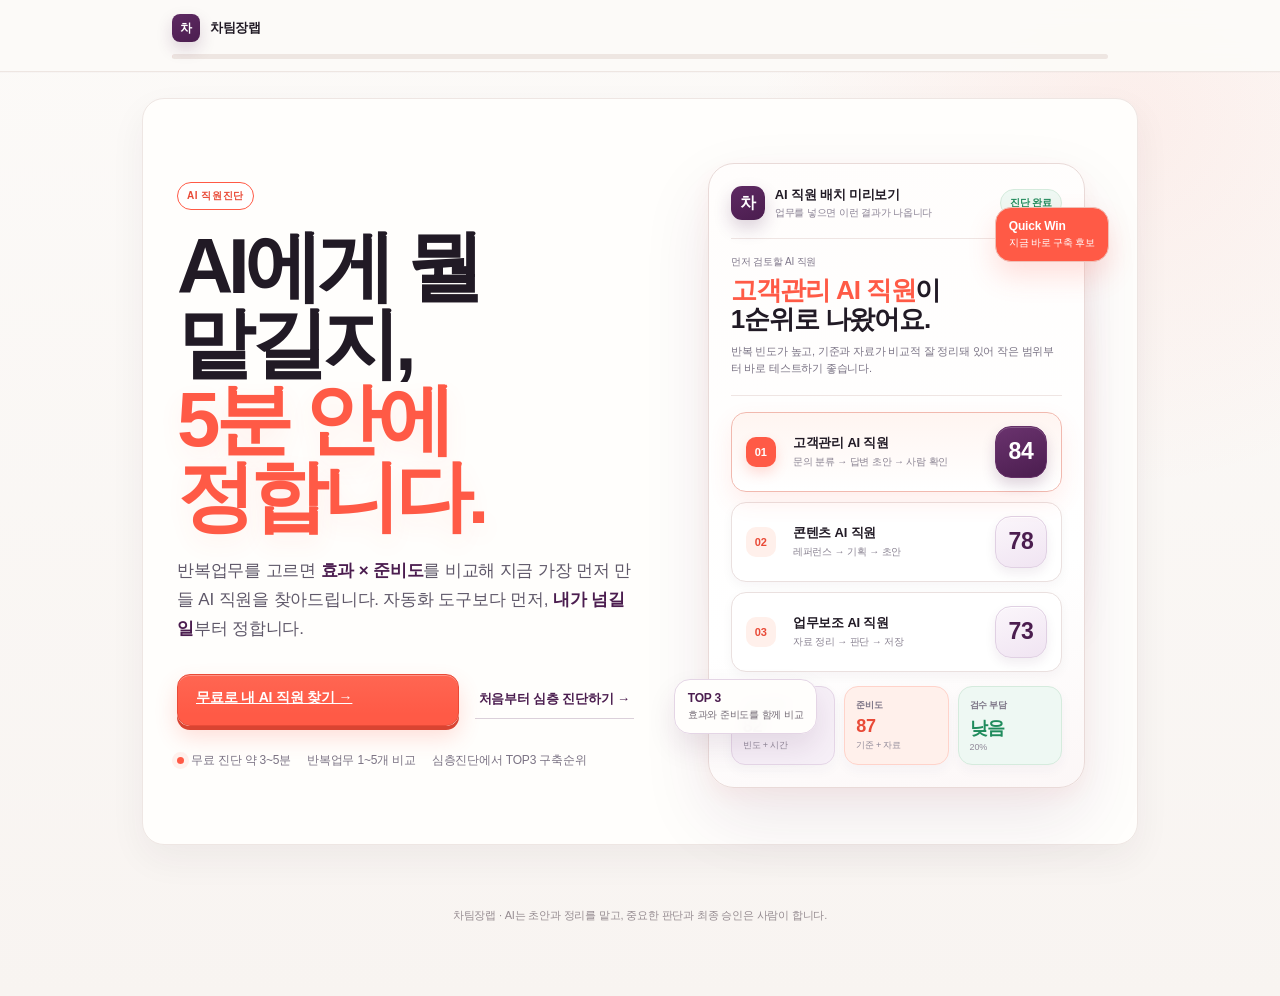
<file: index.html>
<!doctype html>
<html lang="ko">
<head>
<meta charset="utf-8">
<meta name="viewport" content="width=device-width,initial-scale=1,viewport-fit=cover">
<meta name="description" content="내 반복업무를 비교해 가장 먼저 만들 AI 직원과 구축 순서를 찾는 차팀장 AI 직원진단">
<title>차팀장 AI 직원진단</title>
<style>
html,body{margin:0;min-height:100%;background:#FBF8F5;font-family:-apple-system,BlinkMacSystemFont,"Pretendard","Apple SD Gothic Neo",sans-serif;color:#211A25}#boot{min-height:100vh;display:grid;place-items:center;text-align:center;padding:24px;box-sizing:border-box}#boot b{display:block;font-size:18px;margin-bottom:8px}#boot span{font-size:13px;color:#766D77}
</style>
</head>
<body>
<div id="boot"><div><b>차팀장 AI 직원진단</b><span>진단을 불러오고 있어요…</span></div></div>
<script>
(async()=>{
try{
const parts=['01','02','03','04','05'];
const texts=await Promise.all(parts.map(n=>fetch(`./payload/part-${n}.txt`,{cache:'no-store'}).then(r=>{if(!r.ok)throw new Error('payload '+n);return r.text()})));
const b64=texts.join('').replace(/\s/g,'');
const raw=Uint8Array.from(atob(b64),c=>c.charCodeAt(0));
let html=await new Response(new Blob([raw]).stream().pipeThrough(new DecompressionStream('gzip'))).text();
html=html.replace("const KAKAO_CHANNEL_URL='https://open.kakao.com/o/gBzUYqri';","const KAKAO_CHANNEL_URL='https://pf.kakao.com/_xgudwX/chat';");
html=html.replace("const APP_VERSION='20.0.0';","const APP_VERSION='31.0.0';");
html=html.replace('<title>차팀장 AI 직원 진단 · v20</title>','<title>차팀장 AI 직원 진단 · v31</title>');
html=html.replaceAll('<div class="keyhint">선택 후 <kbd>Enter</kbd>를 누르거나 <kbd>다음</kbd> 버튼을 눌러 넘어갑니다.</div>','');
html=html.replace("<span class=\"tomorrowCheckV21\">□ 첫 자료 모으기</span>","<button type=\"button\" class=\"tomorrowCheckV21\" data-copy-action>내일 할 일 복사하기</button>");
html=html.replace("async function copyClassSummary(){\n  try{await navigator.clipboard.writeText(classSummary());alert('진단 결과를 복사했습니다.');}\n  catch(e){alert('브라우저에서 복사가 제한됐습니다. 아래 요약을 길게 눌러 복사해주세요.');}\n}","function showCopyToast(message,isError=false){\n  let el=document.getElementById('copyToast');\n  if(!el){el=document.createElement('div');el.id='copyToast';document.body.appendChild(el);}\n  el.textContent=message;\n  el.className=isError?'show error':'show';\n  clearTimeout(showCopyToast._timer);\n  showCopyToast._timer=setTimeout(()=>{el.className='';},2200);\n}\nasync function copyTextSafe(text,successMessage='복사했습니다.'){\n  let ok=false;\n  try{\n    if(navigator.clipboard&&window.isSecureContext){await navigator.clipboard.writeText(text);ok=true;}\n  }catch(e){}\n  if(!ok){\n    const ta=document.createElement('textarea');\n    ta.value=text;\n    ta.setAttribute('readonly','');\n    ta.setAttribute('aria-hidden','true');\n    ta.style.position='fixed';ta.style.left='-9999px';ta.style.top='0';ta.style.opacity='0';\n    document.body.appendChild(ta);\n    ta.focus();ta.select();ta.setSelectionRange(0,ta.value.length);\n    try{ok=document.execCommand('copy');}catch(e){ok=false;}\n    ta.remove();\n  }\n  if(ok){showCopyToast(successMessage);return true;}\n  showCopyToast('복사가 막혔어요. 채널에서 바로 문의해 주세요.',true);\n  return false;\n}\nasync function copyClassSummary(){\n  return copyTextSafe(classSummary(),'진단 결과를 복사했어요.');\n}");
html=html.replace("document.querySelectorAll('[data-copy]').forEach(copy=>copy.onclick=copyClassSummary);\n  const copyTop=$('[data-copy-top]'); if(copyTop)copyTop.onclick=async()=>{try{await navigator.clipboard.writeText(topDesignSummary());alert('1순위 업무 설계안을 복사했습니다.');}catch(e){alert('복사가 제한됐습니다. 전체 진단 결과 복사를 이용해주세요.');}};\n  const kakaoShare=$('[data-kakao-share]'); if(kakaoShare)kakaoShare.onclick=()=>{try{navigator.clipboard.writeText(consultationSummary()).catch(()=>{});}catch(e){} window.open(KAKAO_CHANNEL_URL,'_blank','noopener');};","document.querySelectorAll('[data-copy]').forEach(copy=>copy.onclick=copyClassSummary);\n  const copyTop=$('[data-copy-top]'); if(copyTop)copyTop.onclick=()=>copyTextSafe(topDesignSummary(),'1순위 업무 설계안을 복사했어요.');\n  const copyAction=$('[data-copy-action]'); if(copyAction)copyAction.onclick=()=>{const first=calcClass()[0];return copyTextSafe(first?firstActionFor(first.name):'최근 실제 업무 사례부터 모아보세요.','내일 할 일을 복사했어요.');};\n  const kakaoShare=$('[data-kakao-share]'); if(kakaoShare)kakaoShare.onclick=()=>{copyTextSafe(consultationSummary(),'진단 결과를 복사했어요. 채널에 붙여넣어 주세요.').finally(()=>setTimeout(()=>{location.href=KAKAO_CHANNEL_URL;},180));};");
html=html.replace("<div class=\"ctaMicro\">상담 버튼을 누르면 진단 결과를 복사하고 차팀장 카카오톡 채널을 엽니다.</div>","<div class=\"ctaMicro\">상담 버튼을 누르면 진단 결과를 복사하고 차팀장 카카오톡 채널을 엽니다.<br><b>결과가 애매하거나 실제 적용에서 막히면, 진단 결과를 들고 차팀장 채널에 문의해주세요.</b></div>");
const v22css=String.raw`/* v28 — mobile fixes */
.keyhint{display:none!important}
.resultCard > .rank > .rankmain{min-width:0!important;white-space:normal!important;text-align:left!important}
.resultCard > .rank > .rankmain h3,.resultCard > .rank > .rankmain p{max-width:100%!important;white-space:normal!important;word-break:keep-all!important;overflow-wrap:normal!important}
.resultCard > .rank > .candidateScore{white-space:nowrap;text-align:center}
.resultV21{width:100%;max-width:100%;min-width:0}
.resultV21 > *{min-width:0}
.tomorrowV21 h3{color:#fff!important;text-shadow:0 1px 0 rgba(0,0,0,.06)}
.tomorrowV21 p{color:rgba(255,255,255,.9)!important}
.tomorrowV21 .eyebrow{color:#fff!important}
.priorityRowV21{box-shadow:0 5px 14px rgba(61,39,50,.045)}
.reasonItemV21{min-width:0}
.reasonItemV21 b,.reasonItemV21 span{min-width:0;word-break:keep-all;overflow-wrap:normal}
.tomorrowCheckV21{border:0;cursor:pointer;font-family:inherit;box-shadow:0 4px 0 rgba(255,255,255,.25);transition:transform .12s ease,box-shadow .12s ease}
.tomorrowCheckV21:active{transform:translateY(2px);box-shadow:0 2px 0 rgba(255,255,255,.18)}
#copyToast{position:fixed;left:50%;bottom:max(28px,calc(18px + env(safe-area-inset-bottom)));z-index:9999;max-width:calc(100vw - 32px);transform:translate(-50%,16px);opacity:0;pointer-events:none;padding:12px 16px;border-radius:13px;background:#2E1632;color:#fff;font-size:13px;font-weight:800;line-height:1.45;box-shadow:0 12px 30px rgba(46,22,50,.24);transition:.2s ease;text-align:center}
#copyToast.show{opacity:1;transform:translate(-50%,0)}
#copyToast.error{background:#9F3428}
.finalCtaV21 .ctaMicro b{display:inline-block;margin-top:7px;color:var(--cha-plum);font-weight:850}
@media(max-width:760px){
  html{scroll-padding-bottom:220px}body{padding-bottom:env(safe-area-inset-bottom)}.wrap{width:100%;max-width:100%!important;padding-bottom:max(220px,calc(180px + env(safe-area-inset-bottom)))!important}.card,#screen{min-height:0!important;overflow:visible!important}#screen>.actions:last-child{margin-bottom:30px}.footer{margin-top:34px;padding-bottom:max(64px,calc(36px + env(safe-area-inset-bottom)));text-align:center}
  .resultCard:not(.candidateCard) > .rank{grid-template-columns:30px minmax(0,1fr)!important;align-items:start!important}.candidateCard > .rank{grid-template-columns:30px minmax(0,1fr) 54px!important;align-items:center!important}.resultCard:not(.candidateCard) > .rank .rankmain p{font-size:12px!important;line-height:1.65!important}
  .resultV21{gap:20px;overflow:visible}.resultV21Hero{width:100%;grid-template-columns:1fr;padding:22px 20px;gap:16px;border-radius:22px}.resultV21Actions{display:grid;grid-template-columns:1fr;gap:9px}.resultV21Actions .btn{width:100%;max-width:none}.resultKpiV21{grid-template-columns:repeat(3,minmax(0,1fr));width:100%}.valueSection{padding:24px 0}.sectionHeadV21{grid-template-columns:1fr;gap:7px;margin-bottom:16px}.sectionHeadV21 h3{font-size:clamp(24px,7vw,31px)}.sectionHeadV21 p{font-size:12px}
  .reasonListV21{gap:10px;border-top:0}.reasonItemV21{grid-template-columns:34px minmax(0,1fr);gap:8px 11px;padding:15px 14px;border:1px solid #E9DFDE;border-radius:16px;background:#FFFDFB;box-shadow:0 5px 14px rgba(64,40,52,.045)}.reasonItemV21 .reasonNo{grid-column:1;grid-row:1/3;width:30px;height:30px}.reasonItemV21 b{grid-column:2;grid-row:1;font-size:14px;line-height:1.45}.reasonItemV21 > span:not(.reasonNo){grid-column:2;grid-row:2;font-size:13px;line-height:1.62}
  .buildFlowV21{display:grid;grid-template-columns:1fr;gap:6px;overflow:visible;padding:0;margin:0;width:100%}.flowStepV21{width:100%;min-width:0;min-height:52px;display:flex;align-items:center;justify-content:center;padding:13px 14px}.flowArrowV21{height:18px;justify-content:center;transform:rotate(90deg);font-size:18px}.buildGridV21{grid-template-columns:1fr;gap:10px;margin-top:14px}.requireBoxV21,.bottleneckBoxV21{padding:17px 16px;border-radius:16px}
  .priorityListV21{gap:9px}.priorityRowV21{grid-template-columns:30px minmax(0,1fr) 58px;gap:9px;padding:13px 12px;border-radius:15px}.priorityTypeV21{display:none}.priorityNameV21 span{white-space:normal;overflow:visible;text-overflow:clip;line-height:1.45}.priorityScoreV21{width:58px;height:46px}.tomorrowV21{padding:22px 19px;border-radius:20px}.tomorrowV21 h3{font-size:clamp(25px,7.4vw,32px);line-height:1.28;letter-spacing:-.035em}.tomorrowV21 p{font-size:13px;line-height:1.62}.methodDetailsV21{border-radius:16px}.methodDetailsV21>summary{padding:15px 16px;line-height:1.45}.methodBodyV21{padding:0 12px 16px}.finalCtaV21{padding:22px 18px;border-radius:20px}.finalCtaV21 .actions{display:grid;grid-template-columns:1fr;gap:9px}.finalCtaV21 .btn{width:100%;max-width:none}
  .taskjourney{display:grid!important;grid-template-columns:repeat(2,minmax(0,1fr))!important;gap:8px!important;overflow:visible!important;width:100%!important;max-width:100%!important;margin:0 0 18px!important;padding:0!important;border-bottom:0!important}
  .taskstep{width:100%!important;max-width:none!important;min-width:0!important;margin:0!important;padding:10px 11px!important;border:1px solid #E6DEDF!important;border-radius:12px!important;background:#FFFDFC!important;align-items:center!important;box-sizing:border-box!important}
  .taskstep.done{background:#F2FAF6!important;border-color:#CFE9DA!important}.taskstep.current{background:#FFF0EC!important;border:2px solid var(--cha-coral)!important;padding:9px 10px!important}.taskstep .stepnum{width:22px!important;height:22px!important;font-size:10px!important}.taskstep .stepname{min-width:0!important;white-space:normal!important;overflow:visible!important;text-overflow:clip!important;word-break:keep-all!important;overflow-wrap:normal!important;line-height:1.35!important;font-size:11px!important}.taskstep:last-child:nth-child(odd){grid-column:1/-1}
}
@media(max-width:460px){html,body{max-width:100%;overflow-x:hidden!important}.wrap,.card,#screen{max-width:100%!important;min-width:0!important}.resultCard,.resultCard > .rank,.rankmain{max-width:100%!important;min-width:0!important}.resultCard:not(.candidateCard) > .rank{grid-template-columns:26px minmax(0,1fr)!important;gap:9px!important}.candidateCard > .rank{grid-template-columns:26px minmax(0,1fr) 52px!important;gap:9px!important}.resultCard > .rank .rankmain h3{font-size:18px!important;line-height:1.3!important}.resultCard > .rank .rankmain p{font-size:11.5px!important;line-height:1.6!important}.wrap{padding:14px 12px max(240px,calc(195px + env(safe-area-inset-bottom)))!important;max-width:100%!important}.card{width:100%;max-width:100%;padding:18px 13px!important;overflow:visible}.resultV21{gap:18px}.resultV21Hero{padding:20px 16px;border-radius:20px}.resultV21Hero h2{font-size:clamp(30px,9.4vw,40px);line-height:1.1}.resultV21Hero .heroReason{font-size:13px;line-height:1.65}.resultV21Score{grid-template-columns:1fr 1fr;gap:8px}.resultV21ScoreMain,.resultV21Type{min-height:92px;border-radius:17px}.resultV21ScoreMain strong{font-size:45px}.resultKpiV21{gap:6px}.resultKpiV21 .kpi{min-width:0;padding:11px 8px;border-radius:14px}.resultKpiV21 .kpi b{font-size:10px;line-height:1.35}.resultKpiV21 .kpi strong{font-size:21px}.valueSection{padding:21px 0}.reasonItemV21{grid-template-columns:31px minmax(0,1fr);padding:14px 12px;gap:7px 10px}.reasonItemV21 .reasonNo{width:28px;height:28px}.reasonItemV21 b{font-size:13px}.reasonItemV21 > span:not(.reasonNo){font-size:12px;line-height:1.62}.priorityRowV21{grid-template-columns:27px minmax(0,1fr) 52px;padding:12px 10px}.priorityScoreV21{width:52px;height:43px;font-size:19px}.priorityNameV21 b{font-size:13px;line-height:1.4}.priorityNameV21 span{font-size:10.5px}.tomorrowV21{padding:20px 17px}.tomorrowV21 h3{font-size:clamp(24px,7.3vw,30px)}.finalCtaV21{padding:20px 16px;margin-bottom:18px}.finalCtaV21 h3{font-size:clamp(24px,7.2vw,30px);line-height:1.25}.finalCtaV21 p{font-size:13px;line-height:1.65}.nextCandidates{margin-bottom:32px}.cta{margin-bottom:24px}.taskjourney{gap:7px!important}.taskstep{padding:9px!important}.taskstep.current{padding:8px!important}.taskstep .stepname{font-size:10.5px!important}}
`;
html=html.replace('</style>',v22css+'\n</style>');
html=html.replace('</head>','<link rel="stylesheet" href="./solution-intake.css?v=31"></head>');
html=html.replace('</body>','<script src="./solution-intake.js?v=30"><' + '/script></body>');
document.open();document.write(html);document.close();
}catch(e){document.getElementById('boot').innerHTML='<div><b>페이지를 불러오지 못했어요.</b><span>Safari에서 새로고침해 주세요.</span></div>';console.error(e)}
})();
</script>
</body>
</html>
</file>
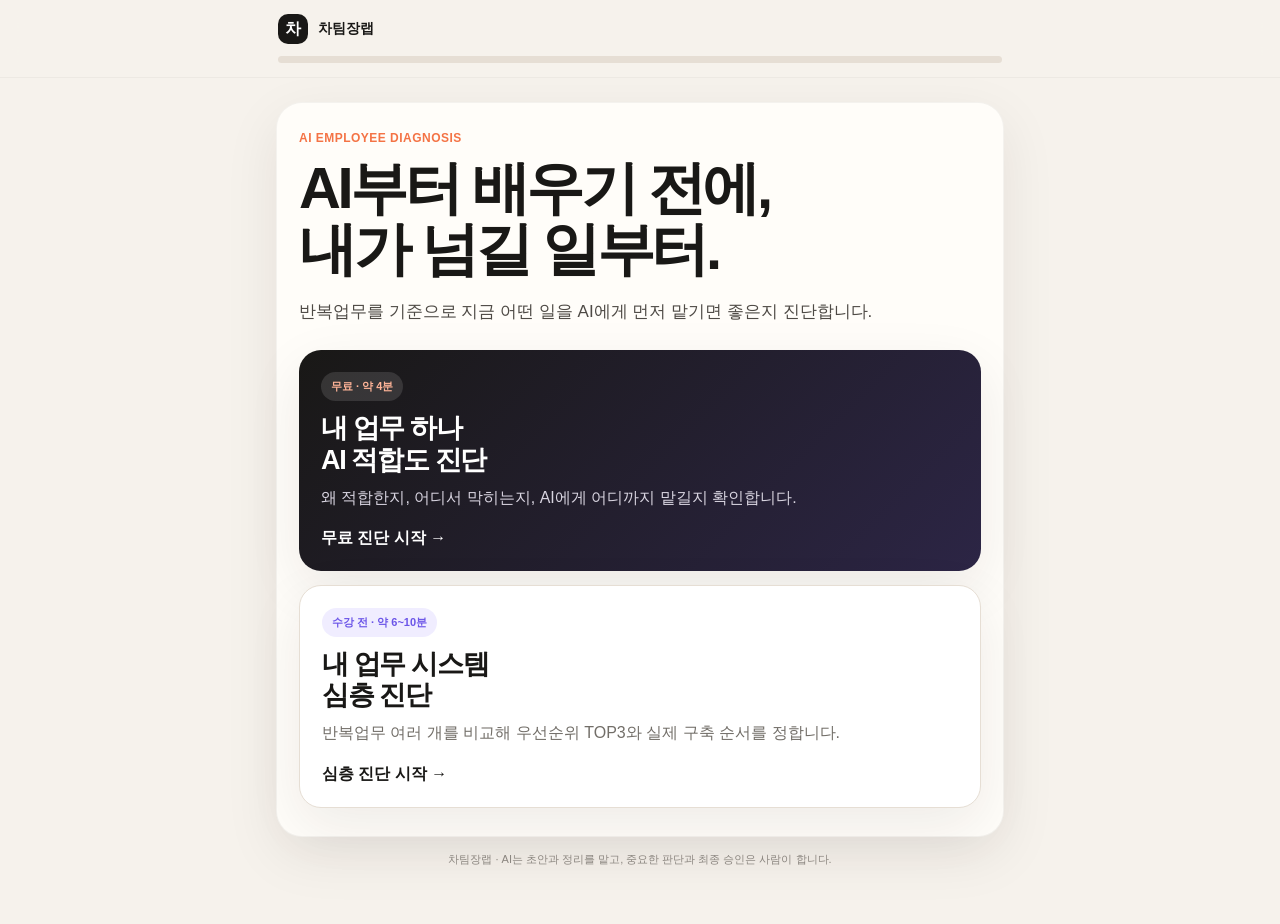
<file: index_QA_v2.html>
<!doctype html>
<html lang="ko"><head><meta charset="utf-8"><meta name="viewport" content="width=device-width,initial-scale=1,viewport-fit=cover"><title>차팀장 AI 직원 진단</title><style>

:root{
  --bg:#F6F2EC; --paper:#FFFDF9; --ink:#191816; --muted:#726E68;
  --line:#E6DED4; --orange:#F47345; --orange-soft:#FFF0E8;
  --purple:#6B55E8; --purple-soft:#F0EDFF; --green:#2B7A55;
  --shadow:0 18px 55px rgba(35,28,22,.08);
}
*{box-sizing:border-box}
html{-webkit-text-size-adjust:100%}
body{
  margin:0; min-height:100vh; background:var(--bg); color:var(--ink);
  font-family:-apple-system,BlinkMacSystemFont,"Pretendard","Apple SD Gothic Neo","Noto Sans KR",sans-serif;
}
button,input,textarea,select{font:inherit}
button{touch-action:manipulation}
a{color:inherit}
.app{min-height:100vh}
.top{
  position:sticky; top:0; z-index:20; background:rgba(246,242,236,.92);
  backdrop-filter:blur(14px); border-bottom:1px solid rgba(0,0,0,.035)
}
.topin{max-width:760px;margin:auto;padding:14px 18px}
.brandrow{display:flex;align-items:center;gap:10px}
.logo{width:30px;height:30px;border-radius:10px;background:#191816;color:#fff;display:grid;place-items:center;font-weight:900}
.brand{font-size:14px;font-weight:900}
.progress{height:7px;background:#E6DED4;border-radius:99px;overflow:hidden;margin-top:12px}
.progress>i{display:block;height:100%;width:0;background:linear-gradient(90deg,var(--orange),#FFAA7F);transition:.25s}
.wrap{max-width:760px;margin:auto;padding:24px 16px 56px}
.card{background:var(--paper);border:1px solid rgba(0,0,0,.045);border-radius:26px;padding:28px 22px;box-shadow:var(--shadow)}
.eyebrow{font-size:12px;font-weight:900;letter-spacing:.04em;color:var(--orange);margin-bottom:12px}
h1,h2,h3,p{margin-top:0}
h1{font-size:clamp(36px,9.5vw,58px);line-height:1.06;letter-spacing:-.06em;margin-bottom:18px}
h2{font-size:clamp(29px,7.5vw,42px);line-height:1.15;letter-spacing:-.05em;margin-bottom:14px}
h3{font-size:20px;letter-spacing:-.035em}
.lead{font-size:17px;line-height:1.68;color:#4E4A45}
.sub{font-size:14px;line-height:1.6;color:var(--muted)}
.field{margin:22px 0}
.field input,.field textarea{
  width:100%;border:1.5px solid var(--line);background:#fff;border-radius:16px;
  padding:17px 16px;outline:0;font-size:16px
}
.field textarea{min-height:130px;resize:vertical}
.field input:focus,.field textarea:focus{border-color:var(--purple);box-shadow:0 0 0 4px rgba(107,85,232,.09)}
.choices{display:grid;gap:11px;margin-top:20px}
.choice{
  width:100%;text-align:left;border:1.5px solid var(--line);background:#fff;color:var(--ink);
  border-radius:17px;padding:16px;display:flex;align-items:center;justify-content:space-between;gap:12px
}
.choice.selected{border-color:var(--purple);background:var(--purple-soft)}
.choice b{font-size:16px}
.choice small{display:block;color:var(--muted);font-size:12px;margin-top:3px;line-height:1.4}
.dot{width:24px;height:24px;border-radius:50%;border:1.5px solid #CFC6BC;display:grid;place-items:center;flex:none}
.choice.selected .dot{background:var(--purple);border-color:var(--purple);color:#fff}
.actions{display:flex;gap:10px;margin-top:28px}
.btn{border:0;border-radius:14px;padding:15px 17px;font-weight:900;min-height:50px}
.btn.main{background:#191816;color:#fff;flex:1}
.btn.orange{background:var(--orange);color:#fff;flex:1}
.btn.soft{background:#EFE9E2;color:#3F3A35}
.btn:disabled{opacity:.35}
.note{background:var(--orange-soft);border-radius:16px;padding:15px 16px;font-size:13px;line-height:1.55;color:#754936;margin-top:18px}
.pills{display:flex;flex-wrap:wrap;gap:7px;margin:14px 0}
.pill{background:#F0EAE4;border-radius:99px;padding:8px 10px;font-size:12px;font-weight:800}
.resultHero{background:linear-gradient(135deg,#191816,#2C2545);color:#fff;border-radius:24px;padding:25px;margin-bottom:15px}
.resultHero .eyebrow{color:#FFB498}
.resultHero p{color:#DAD6E2;line-height:1.6;margin:0}
.score{font-size:52px;font-weight:950;letter-spacing:-.06em}
.resultCard{background:#fff;border:1px solid var(--line);border-radius:20px;padding:20px;margin-top:12px}
.bar{height:8px;background:#EEE8E1;border-radius:99px;overflow:hidden;margin:13px 0}
.bar i{display:block;height:100%;background:linear-gradient(90deg,var(--purple),#9D8BFF)}
.grid2{display:grid;grid-template-columns:1fr 1fr;gap:9px}
.mini{background:#F7F3EF;border-radius:14px;padding:12px}
.mini b{display:block;font-size:12px;margin-bottom:4px}
.mini span{font-size:12px;color:var(--muted)}
.cta{background:var(--purple-soft);border:1px solid #DDD5FF;border-radius:20px;padding:20px;margin-top:18px}
.cta h3{margin-bottom:8px}
.cta p{color:#5F5879;line-height:1.55;margin:0}
.rank{display:flex;gap:12px;align-items:flex-start}
.num{width:34px;height:34px;border-radius:11px;background:#191816;color:#fff;display:grid;place-items:center;font-weight:900;flex:none}
.rankmain{flex:1}
.rankmain h3{margin:0 0 5px}
.rankmain p{margin:0;color:var(--muted);font-size:13px;line-height:1.45}
.copybox{white-space:pre-wrap;background:#191816;color:#F5F1EA;border-radius:17px;padding:16px;font-size:12px;line-height:1.55;max-height:260px;overflow:auto}
.footer{font-size:11px;color:#8A857F;text-align:center;line-height:1.5;padding-top:14px}
@media(max-width:520px){
  .wrap{padding-left:12px;padding-right:12px}
  .card{padding:24px 17px;border-radius:22px}
  .grid2{grid-template-columns:1fr}
}

.hero{padding:40px 4px 20px}
.modecards{display:grid;gap:14px;margin-top:24px}
.modecard{display:block;text-decoration:none;background:#fff;border:1px solid var(--line);border-radius:22px;padding:22px;box-shadow:var(--shadow)}
.modecard.dark{background:linear-gradient(135deg,#191816,#2C2545);color:#fff;border:0}
.modecard .tag{display:inline-block;border-radius:99px;padding:7px 10px;background:var(--purple-soft);color:var(--purple);font-size:11px;font-weight:900;margin-bottom:12px}
.modecard.dark .tag{background:rgba(255,255,255,.12);color:#FFB498}
.modecard h2{font-size:27px;margin-bottom:10px}
.modecard p{color:var(--muted);line-height:1.55;margin:0}
.modecard.dark p{color:#D8D4E0}
.go{font-weight:900;margin-top:18px}
.hidden{display:none!important}

.minstatus{display:flex;align-items:center;justify-content:space-between;gap:10px;background:#F7F3EF;border-radius:15px;padding:13px 14px;margin:14px 0}
.minstatus b{font-size:13px}.minstatus span{font-size:12px;color:var(--muted)}
.quick{display:flex;flex-wrap:wrap;gap:8px;margin:12px 0 18px}.quick button{border:1px solid var(--line);background:#fff;border-radius:999px;padding:9px 11px;font-size:12px;font-weight:800;color:#4B4640}
.taskrow{display:flex;align-items:center;gap:7px;flex-wrap:wrap;margin:12px 0}.taskpill{display:inline-flex;align-items:center;gap:7px;background:#F0EAE4;border-radius:999px;padding:8px 10px;font-size:12px;font-weight:800}.taskpill button{border:0;background:transparent;color:#8C847B;font-weight:900;padding:0 2px}
.explain{display:grid;gap:10px;margin-top:15px}.explainrow{border:1px solid var(--line);border-radius:16px;padding:14px;background:#fff}.explainrow b{display:block;font-size:13px;margin-bottom:5px}.explainrow p{margin:0;color:var(--muted);font-size:13px;line-height:1.5}
.sectiontitle{margin:24px 0 10px;font-size:18px;font-weight:950;letter-spacing:-.035em}.good{color:var(--green)}.warn{color:#A86615}.bad{color:#A5483F}
.boundary{display:grid;grid-template-columns:1fr 1fr;gap:9px;margin-top:12px}.boundary>div{border-radius:16px;padding:14px}.boundary .ai{background:var(--purple-soft)}.boundary .human{background:var(--orange-soft)}.boundary b{display:block;font-size:12px;margin-bottom:6px}.boundary p{margin:0;font-size:12px;line-height:1.5;color:#5F5879}.boundary .human p{color:#754936}
.steps{counter-reset:step;display:grid;gap:9px;margin-top:12px}.stepitem{position:relative;padding:13px 13px 13px 46px;border:1px solid var(--line);border-radius:15px;background:#fff;font-size:13px;line-height:1.5}.stepitem:before{counter-increment:step;content:counter(step);position:absolute;left:13px;top:12px;width:24px;height:24px;border-radius:8px;background:#191816;color:#fff;display:grid;place-items:center;font-size:11px;font-weight:900}
@media(max-width:520px){.boundary{grid-template-columns:1fr}}
</style></head>
<body><div class="app"><header class="top"><div class="topin"><div class="brandrow"><span class="logo">차</span><span class="brand" id="brandTitle">차팀장랩</span></div><div class="progress"><i id="bar"></i></div></div></header><main class="wrap"><section class="card" id="screen"></section><div class="footer">차팀장랩 · AI는 초안과 정리를 맡고, 중요한 판단과 최종 승인은 사람이 합니다.</div></main></div>
<script>
const $=s=>document.querySelector(s);
const esc=(s='')=>String(s).replace(/[&<>"']/g,m=>({'&':'&amp;','<':'&lt;','>':'&gt;','"':'&quot;',"'":'&#039;'}[m]));
let mode='home';
let freeState={step:0,job:'',task:'',freq:0,time:0,rules:0,data:0,approval:0};
let classState={step:0,industry:'',team:'',customer:'',tasks:[],ti:0,qi:0};
const classQs=[
 {k:'freq',t:'이 일은 얼마나 자주 하나요?',a:[['거의 매일',5],['주 2~4회',4],['주 1회',3],['월 2~3회',2],['가끔',1]]},
 {k:'time',t:'한 번 할 때 얼마나 걸리나요?',a:[['10분 이하',1],['10~30분',2],['30~60분',3],['1~2시간',4],['2시간 이상',5]]},
 {k:'rules',t:'매번 비슷한 기준으로 처리하나요?',a:[['거의 같은 기준',5],['대체로 비슷함',4],['절반 정도 비슷함',3],['상황마다 많이 다름',2],['매번 완전히 다름',1]]},
 {k:'data',t:'필요한 자료는 얼마나 정리돼 있나요?',a:[['한곳에 잘 정리됨',5],['몇 군데로 나뉨',4],['메신저·문서 등에 흩어짐',3],['대부분 머릿속에 있음',2],['자료가 거의 없음',1]]},
 {k:'approval',t:'AI가 초안을 만들고 내가 확인하는 방식이 괜찮나요?',a:[['그 방식이면 충분함',5],['대부분 가능',4],['반반',3],['사람 판단이 훨씬 많음',2],['맡기기 어려움',1]]}
];
const quickTasks=['고객 문의 답변','예약/일정 확인','상담 후속관리','콘텐츠 기획·작성','메일 분류·답장','자료/파일 정리'];
function roleFor(t){let n=t.toLowerCase();if(/상담|문의|고객|cs|답변/.test(n))return '고객관리 AI 직원';if(/콘텐츠|인스타|블로그|릴스|유튜브|게시/.test(n))return '콘텐츠 AI 직원';if(/예약|일정/.test(n))return '예약관리 AI 직원';if(/메일|이메일/.test(n))return '메일비서 AI 직원';if(/정산|매출|비용|결제/.test(n))return '운영정리 AI 직원';return '업무보조 AI 직원'}
function flowFor(t){let n=t.toLowerCase();if(/상담|문의|고객|cs|답변/.test(n))return '원문 수집 → 분류 → 우선순위 → 답변 초안 → 사람 확인';if(/콘텐츠|인스타|블로그|릴스|유튜브|게시/.test(n))return '자료/레퍼런스 → 주제 → 기획 → 초안 → 검수';if(/예약|일정/.test(n))return '예약정보 → 조건 확인 → 대상 분류 → 안내 초안 → 기록';if(/메일|이메일/.test(n))return '메일 → 중요도 분류 → 답장 필요 판단 → 초안 → 확인';return '입력자료 → 기준 판단 → 결과 초안 → 사람 확인 → 저장'}
function setScreen(html,pct=0,title='차팀장랩'){$('#screen').innerHTML=html;$('#bar').style.width=pct+'%';$('#brandTitle').textContent=title;window.scrollTo(0,0)}
function choiceHtml(items,key,current,scope){return '<div class="choices">'+items.map(x=>`<button class="choice ${String(current)==String(x[1])?'selected':''}" data-choice data-scope="${scope}" data-key="${key}" data-val="${x[1]}"><div><b>${x[0]}</b></div><span class="dot">${String(current)==String(x[1])?'✓':''}</span></button>`).join('')+'</div>'}
function navHtml(label='다음',disabled=false){return `<div class="actions"><button class="btn soft" data-back>이전</button><button class="btn main" data-next ${disabled?'disabled':''}>${label}</button></div>`}
function bindGlobal(){
 document.querySelectorAll('[data-choice]').forEach(btn=>btn.onclick=()=>{const scope=btn.dataset.scope,key=btn.dataset.key,raw=btn.dataset.val;const val=!isNaN(Number(raw))&&raw.trim()!==''?Number(raw):raw;if(scope==='free')freeState[key]=val;else if(scope==='class-profile')classState[key]=raw;else classState.tasks[classState.ti].s[key]=val;render()});
 const b=$('[data-back]');if(b)b.onclick=goBack;const n=$('[data-next]');if(n)n.onclick=goNext;const st=$('[data-start]');if(st)st.onclick=()=>{if(mode==='free')freeState.step=1;else classState.step=1;render()};const add=$('[data-add]');if(add)add.onclick=()=>addTask();
 document.querySelectorAll('[data-quick]').forEach(q=>q.onclick=()=>addTask(q.dataset.quick));document.querySelectorAll('[data-remove]').forEach(q=>q.onclick=()=>removeTask(Number(q.dataset.remove)));
 const copy=$('[data-copy]');if(copy)copy.onclick=copyClassSummary;const home=$('[data-home]');if(home)home.onclick=()=>location.hash='';
 [['#job',v=>freeState.job=v],['#task',v=>freeState.task=v],['#industry',v=>classState.industry=v],['#customer',v=>classState.customer=v]].forEach(([sel,setter])=>{const el=$(sel);if(!el)return;el.addEventListener('input',()=>{setter(el.value.trim());const next=$('[data-next]');if(next)next.disabled=!el.value.trim()})});
 const ti=$('#taskin');if(ti)ti.addEventListener('keydown',e=>{if(e.key==='Enter'){e.preventDefault();addTask()}})
}
function home(){setScreen(`<div class="eyebrow">AI EMPLOYEE DIAGNOSIS</div><h1>AI부터 배우기 전에,<br>내가 넘길 일부터.</h1><p class="lead">반복업무를 기준으로 지금 어떤 일을 AI에게 먼저 맡기면 좋은지 진단합니다.</p><div class="modecards"><a class="modecard dark" href="#free"><span class="tag">무료 · 약 4분</span><h2>내 업무 하나<br>AI 적합도 진단</h2><p>왜 적합한지, 어디서 막히는지, AI에게 어디까지 맡길지 확인합니다.</p><div class="go">무료 진단 시작 →</div></a><a class="modecard" href="#class"><span class="tag">수강 전 · 약 6~10분</span><h2>내 업무 시스템<br>심층 진단</h2><p>반복업무 여러 개를 비교해 우선순위 TOP3와 실제 구축 순서를 정합니다.</p><div class="go">심층 진단 시작 →</div></a></div>`,0)}
function renderFree(){const s=freeState.step;
 if(s===0)return setScreen(`<div class="eyebrow">무료 · 약 4분</div><h1>이 일을 AI에게<br>맡겨도 될까?</h1><p class="lead">단순히 “자동화 가능/불가”를 말하지 않습니다. <b>반복성·시간·판단기준·자료·사람 검수</b>를 보고 왜 적합한지까지 설명합니다.</p><div class="note">결과에서 <b>AI가 맡을 구간 / 사람이 남아야 할 구간 / 먼저 정리할 것</b>까지 보여드립니다.</div><div class="actions"><button class="btn orange" data-start>무료 진단 시작 →</button></div>`,2,'무료 AI 직원 진단');
 if(s===1)return setScreen(`<div class="eyebrow">1 / 7</div><h2>어떤 일을 하고 계세요?</h2><div class="field"><input id="job" value="${esc(freeState.job)}" placeholder="예: 크리에이터, 필라테스 센터, 온라인 쇼핑몰"></div>${navHtml('다음',!freeState.job)}`,14,'무료 AI 직원 진단');
 if(s===2)return setScreen(`<div class="eyebrow">2 / 7</div><h2>진단하고 싶은<br>반복업무 하나는?</h2><p class="sub">“고객관리”보다 “상담 후 미등록 고객 후속 연락”처럼 끝나는 지점이 보이게 적어주세요.</p><div class="field"><input id="task" value="${esc(freeState.task)}" placeholder="예: 타사 벤치마킹 후 콘텐츠 주제 정리"></div>${navHtml('다음',!freeState.task)}`,27,'무료 AI 직원 진단');
 if(s===3)return setScreen(`<div class="eyebrow">3 / 7 · 반복성</div><h2>이 일은 얼마나 자주 하나요?</h2><p class="sub">반복 빈도가 높을수록 한 번 잘 설계했을 때 효과가 계속 누적됩니다.</p>${choiceHtml([['거의 매일',5],['주 2~4회',4],['주 1회',3],['월 2~3회',2],['가끔',1]],'freq',freeState.freq,'free')}${navHtml('다음',!freeState.freq)}`,40,'무료 AI 직원 진단');
 if(s===4)return setScreen(`<div class="eyebrow">4 / 7 · 시간</div><h2>한 번 할 때 얼마나 걸리나요?</h2><p class="sub">오래 걸리는 일일수록 AI가 초안과 정리를 맡았을 때 체감이 큽니다.</p>${choiceHtml([['10분 이하',1],['10~30분',2],['30~60분',3],['1~2시간',4],['2시간 이상',5]],'time',freeState.time,'free')}${navHtml('다음',!freeState.time)}`,53,'무료 AI 직원 진단');
 if(s===5)return setScreen(`<div class="eyebrow">5 / 7 · 판단기준</div><h2>매번 비슷한 기준으로<br>처리하나요?</h2><p class="sub">AI가 잘하는 건 “정답 맞히기”보다 <b>반복되는 내 기준을 따라 처리하기</b>입니다.</p>${choiceHtml([['거의 같은 기준',5],['대체로 비슷함',4],['절반 정도 비슷함',3],['상황마다 많이 다름',2],['매번 완전히 다름',1]],'rules',freeState.rules,'free')}${navHtml('다음',!freeState.rules)}`,66,'무료 AI 직원 진단');
 if(s===6)return setScreen(`<div class="eyebrow">6 / 7 · 입력자료</div><h2>필요한 자료는<br>어디에 있나요?</h2><p class="sub">AI가 일을 하려면 먼저 “무엇을 보고 일할지”가 있어야 합니다.</p>${choiceHtml([['한곳에 잘 정리돼 있음',5],['몇 군데로 나뉘어 있음',4],['메신저·문서 등에 흩어져 있음',3],['대부분 내 머릿속에 있음',2],['자료가 거의 없음',1]],'data',freeState.data,'free')}${navHtml('다음',!freeState.data)}`,79,'무료 AI 직원 진단');
 if(s===7)return setScreen(`<div class="eyebrow">7 / 7 · 사람 검수</div><h2>AI가 초안을 만들고<br>내가 최종 확인하면 되나요?</h2><p class="sub">완전 자동화보다 <b>AI가 준비 → 사람이 승인</b>하는 구조가 대부분 더 현실적입니다.</p>${choiceHtml([['그 방식이면 충분함',5],['대부분 가능함',4],['반반 정도',3],['중요 판단이 많아 사람이 거의 해야 함',2],['AI에게 맡기기 어려움',1]],'approval',freeState.approval,'free')}${navHtml('결과 보기',!freeState.approval)}`,91,'무료 AI 직원 진단');
 return renderFreeResult();}
function renderFreeResult(){const f=freeState;const score=Math.round((f.freq*20+f.time*15+f.rules*25+f.data*20+f.approval*20)/5);const grade=score>=80?'바로 설계해볼 만한 업무':score>=65?'조건을 정리하면 좋은 업무':'보조 구간부터 맡길 업무';const items=[['반복성',f.freq, f.freq>=4?'자주 반복돼 설계 효과가 누적됩니다.':f.freq>=3?'반복은 있지만 우선순위는 다른 업무와 비교해보는 게 좋습니다.':'빈도가 낮아 자동화보다 템플릿화가 먼저일 수 있습니다.'],['판단기준',f.rules,f.rules>=4?'처리 기준이 반복돼 AI가 따라 배우기 좋습니다.':f.rules>=3?'기준 일부를 말로 꺼내면 맡길 수 있는 범위가 넓어집니다.':'상황별 판단이 많아 먼저 “나는 무엇을 보고 결정하는가”를 정리해야 합니다.'],['입력자료',f.data,f.data>=4?'AI가 참고할 자료가 비교적 준비돼 있습니다.':f.data>=3?'자료가 흩어져 있어 한곳에 모으는 것만으로도 효과가 큽니다.':'자료가 머릿속에 있어 AI보다 먼저 입력 자산을 만드는 일이 필요합니다.'],['사람 검수',f.approval,f.approval>=4?'AI 초안 + 사람 승인 구조가 잘 맞습니다.':f.approval>=3?'일부는 맡기고 중요한 판단만 남기는 구조가 적합합니다.':'최종 판단 비중이 높아 완전 자동화가 아니라 보조 역할부터 시작해야 합니다.']];const weakest=[...items].sort((a,b)=>a[1]-b[1])[0];const positives=items.filter(x=>x[1]>=4).slice(0,2);const explain=items.map(x=>`<div class="explainrow"><b class="${x[1]>=4?'good':x[1]<=2?'bad':'warn'}">${x[0]} · ${x[1]}/5</b><p>${x[2]}</p></div>`).join('');setScreen(`<div class="resultHero"><div class="eyebrow">무료 진단 결과</div><h2>${grade}</h2><div class="score">${score}점</div><p><b>${esc(f.task)}</b>을 AI에게 맡길 때의 준비도를 분석했습니다.</p></div><div class="sectiontitle">왜 이런 결과가 나왔나요?</div><div class="explain">${explain}</div><div class="sectiontitle">이 업무에서 가장 먼저 손볼 것</div><div class="note"><b>${weakest[0]}</b><br>${weakest[2]}</div><div class="sectiontitle">AI에게 어디까지 맡길까요?</div><div class="resultCard"><div class="rank"><div class="num">AI</div><div class="rankmain"><h3>${roleFor(f.task)}</h3><p>${flowFor(f.task)}</p></div></div><div class="boundary"><div class="ai"><b>AI 담당</b><p>자료 정리 · 기준에 따른 분류 · 초안 생성 · 누락 체크</p></div><div class="human"><b>사람 담당</b><p>예외 판단 · 관계가 걸린 결정 · 사실 확인 · 최종 승인</p></div></div></div><div class="sectiontitle">처음 만들 때는 이 순서입니다</div><div class="steps"><div class="stepitem"><b>범위</b> — 어디서 시작해서 어디까지 끝낼지</div><div class="stepitem"><b>입력</b> — AI가 보고 일할 실제 자료</div><div class="stepitem"><b>판단기준</b> — 내가 무엇을 보고 결정하는지</div><div class="stepitem"><b>결과물</b> — AI가 만들어야 할 완성 형태</div><div class="stepitem"><b>사람 확인</b> — AI가 멈추고 내가 승인할 지점</div></div><div class="cta"><h3>문제는 “이 업무가 1순위인가?”입니다.</h3><p>한 업무만 보면 적합도는 알 수 있지만, 실제 시간 절감은 내 반복업무 여러 개를 비교해야 결정됩니다. 심층진단에서는 최소 3개를 비교해 TOP3를 정합니다.</p><div class="actions"><a class="btn orange" href="#class" style="text-decoration:none;text-align:center">내 반복업무 비교 진단 →</a></div></div><div class="actions"><button class="btn soft" data-home>처음으로</button></div>`,100,'무료 AI 직원 진단')}
function renderClass(){const s=classState.step;if(s===0)return setScreen(`<div class="eyebrow">수강 전 · 약 6~10분</div><h1>내 사업에 필요한<br>AI 직원 TOP3</h1><p class="lead">업무 하나의 가능성이 아니라 <b>내 반복업무끼리 비교</b>해서 어디부터 맡겨야 효과가 큰지 정합니다.</p><div class="note">최소 3개의 실제 업무를 넣어야 우선순위를 비교할 수 있습니다.</div><div class="actions"><button class="btn orange" data-start>심층진단 시작 →</button></div>`,2,'수강 전 심층진단');if(s===1)return setScreen(`<div class="eyebrow">기본정보 1 / 3</div><h2>어떤 일을 하고 계세요?</h2><div class="field"><input id="industry" value="${esc(classState.industry)}" placeholder="예: 크리에이터, 필라테스 센터, 온라인 쇼핑몰"></div>${navHtml('다음',!classState.industry)}`,8,'수강 전 심층진단');if(s===2)return setScreen(`<div class="eyebrow">기본정보 2 / 3</div><h2>몇 명이 함께 일하나요?</h2>${choiceHtml([['혼자 운영','혼자 운영'],['2~5명','2~5명'],['6명 이상','6명 이상']],'team',classState.team,'class-profile')}${navHtml('다음',!classState.team)}`,14,'수강 전 심층진단');if(s===3)return setScreen(`<div class="eyebrow">기본정보 3 / 3</div><h2>주로 누구를 상대하나요?</h2><div class="field"><input id="customer" value="${esc(classState.customer)}" placeholder="예: 브랜드 담당자, 30~50대 여성 회원"></div>${navHtml()}`,20,'수강 전 심층진단');if(s===4){const n=classState.tasks.length,remaining=Math.max(0,3-n);const status=n>=3?`비교 준비 완료 · ${n}개 업무`:`최소 3개 중 ${n}개 입력 · ${remaining}개 더 필요`;const btn=n>=3?`이 ${n}개 업무 비교 진단하기 →`:`${remaining}개 더 입력해주세요`;const taskrows=classState.tasks.map((t,i)=>`<span class="taskpill">${i+1}. ${esc(t.name)} <button data-remove="${i}" aria-label="삭제">×</button></span>`).join('');const quick=quickTasks.map(q=>`<button data-quick="${q}">+ ${q}</button>`).join('');return setScreen(`<div class="eyebrow">반복업무 꺼내기</div><h2>지난 일주일에<br>2번 이상 한 일을 적어주세요.</h2><p class="sub">여기서는 업무 하나를 진단하는 게 아니라 <b>서로 비교</b>합니다. 그래서 최소 3개가 필요합니다.</p><div class="minstatus"><b>${status}</b><span>최대 8개</span></div><div class="field"><input id="taskin" placeholder="예: 타사 벤치마킹 분석"></div><div class="actions" style="margin-top:10px"><button class="btn soft" data-add>+ 직접 입력한 업무 추가</button></div><div class="sub" style="margin-top:18px"><b>잘 안 떠오르면 최근에 한 일에서 골라도 됩니다.</b></div><div class="quick">${quick}</div><div class="taskrow">${taskrows}</div>${navHtml(btn,n<3)}`,27,'수강 전 심층진단')}if(s===5){const t=classState.tasks[classState.ti],q=classQs[classState.qi],done=classState.ti*5+classState.qi,p=30+Math.round(done/(classState.tasks.length*5)*58);return setScreen(`<div class="eyebrow">업무 ${classState.ti+1} / ${classState.tasks.length} · 질문 ${classState.qi+1} / 5</div><div class="pills"><span class="pill">${esc(t.name)}</span></div><h2>${q.t}</h2>${choiceHtml(q.a,q.k,t.s[q.k],'class-task')}${navHtml(classState.ti===classState.tasks.length-1&&classState.qi===4?'결과 보기':'다음',!t.s[q.k])}`,p,'수강 전 심층진단')}const r=calcClass(),top=r.slice(0,3),cards=top.map((t,i)=>`<div class="resultCard"><div class="rank"><div class="num">${i+1}</div><div class="rankmain"><h3>${roleFor(t.name)}</h3><p><b>${esc(t.name)}</b><br>${flowFor(t.name)}</p></div><div style="font-size:25px;font-weight:950;color:var(--purple)">${t.score}</div></div><div class="bar"><i style="width:${t.score}%"></i></div><div class="grid2"><div class="mini"><b>AI 준비도</b><span>${t.ready}%</span></div><div class="mini"><b>시간절감 잠재력</b><span>${t.potential}%</span></div></div></div>`).join('');return setScreen(`<div class="resultHero"><div class="eyebrow">AI 직원 배치안</div><h2>${esc(classState.industry)}에서<br>먼저 구축할 TOP3</h2><p>입력한 ${classState.tasks.length}개 업무를 같은 기준으로 비교했습니다.</p></div>${cards}<div class="cta"><h3>집중반에서는 1순위부터 실제로 검증합니다.</h3><p>실제 데이터로 구축 → 다른 데이터로 재실행 → 실패 원인 수정 → 2·3순위 업무에 같은 원리를 옮깁니다.</p></div><div style="margin-top:20px"><h3>차팀장에게 보내는 진단 요약</h3><div class="copybox">${esc(classSummary())}</div><div class="actions"><button class="btn orange" data-copy>진단결과 복사</button></div></div><div class="actions"><button class="btn soft" data-home>처음으로</button></div>`,100,'수강 전 심층진단')}
function calcClass(){classState.tasks.forEach(t=>{const s=t.s;t.score=Math.round((s.freq*25+s.time*20+s.rules*25+s.data*15+s.approval*15)/5);t.ready=Math.round((s.rules+s.data+s.approval)/15*100);t.potential=Math.round((s.freq+s.time)/10*100)});return [...classState.tasks].sort((a,b)=>b.score-a.score)}
function classSummary(){const r=calcClass().slice(0,3);return `[차팀장 AI 업무 시스템 심층진단]

업종/업무: ${classState.industry}
팀 규모: ${classState.team}
주요 고객: ${classState.customer||'-'}

AI 직원 TOP3
1. ${r[0]?.name||'-'} / ${r[0]?.score||'-'}점
2. ${r[1]?.name||'-'} / ${r[1]?.score||'-'}점
3. ${r[2]?.name||'-'} / ${r[2]?.score||'-'}점

집중반에서 우선 확인할 것
- 필요한 입력자료
- 내가 직접 판단하는 기준
- 사람이 승인할 지점
- 결과 저장 위치와 다음 행동`}
function goNext(){if(mode==='free'){if(freeState.step===1){const v=$('#job').value.trim();if(!v)return;freeState.job=v}if(freeState.step===2){const v=$('#task').value.trim();if(!v)return;freeState.task=v}freeState.step++;return render()}if(classState.step===1){const v=$('#industry').value.trim();if(!v)return;classState.industry=v;classState.step=2}else if(classState.step===2){if(!classState.team)return;classState.step=3}else if(classState.step===3){classState.customer=$('#customer').value.trim();classState.step=4}else if(classState.step===4){if(classState.tasks.length<3)return;classState.step=5;classState.ti=0;classState.qi=0}else if(classState.step===5){const t=classState.tasks[classState.ti],q=classQs[classState.qi];if(!t.s[q.k])return;if(classState.qi<4)classState.qi++;else if(classState.ti<classState.tasks.length-1){classState.ti++;classState.qi=0}else classState.step=6}render()}
function goBack(){if(mode==='free'){if(freeState.step<=0)location.hash='';else freeState.step--;return render()}if(classState.step===1)classState.step=0;else if(classState.step===2)classState.step=1;else if(classState.step===3)classState.step=2;else if(classState.step===4)classState.step=3;else if(classState.step===5){if(classState.qi>0)classState.qi--;else if(classState.ti>0){classState.ti--;classState.qi=4}else classState.step=4}else if(classState.step===6){classState.step=5;classState.ti=classState.tasks.length-1;classState.qi=4}render()}
function addTask(value=''){const el=$('#taskin');const v=(value||(el?el.value:'')).trim();if(!v||classState.tasks.length>=8)return;if(classState.tasks.some(t=>t.name===v))return;classState.tasks.push({name:v,s:{}});render()}
function removeTask(i){classState.tasks.splice(i,1);render()}
async function copyClassSummary(){try{await navigator.clipboard.writeText(classSummary());alert('진단 결과를 복사했습니다.')}catch(e){alert('브라우저에서 복사가 제한됐습니다. 아래 요약을 길게 눌러 복사해주세요.')}}
function route(){const h=location.hash.replace('#','');mode=h==='free'?'free':h==='class'?'class':'home';render()}
function render(){if(mode==='home')home();else if(mode==='free')renderFree();else renderClass();bindGlobal()}
window.addEventListener('hashchange',route);route();
</script></body></html>
</file>
<file: solution-intake.css>
.solutionConsultCardV29{margin:8px 0 22px;padding:24px 22px;border:1px solid #E9DFDE;border-radius:20px;background:linear-gradient(145deg,#FFFDFB,#FFF7F2);box-shadow:0 8px 24px rgba(64,40,52,.06)}
.solutionConsultCardV29 h3{margin:6px 0 10px;font-size:clamp(24px,5vw,31px);line-height:1.25;letter-spacing:-.04em;color:#2E1632}
.solutionConsultCardV29 p{margin:0;color:#675D67;font-size:13px;line-height:1.72;word-break:keep-all}
.solutionEyebrowV29{font-size:11px;font-weight:900;letter-spacing:.06em;color:#E45E4B;text-transform:uppercase}
.solutionMiniFlowV29{display:flex;align-items:center;flex-wrap:wrap;gap:7px;margin:16px 0 18px}
.solutionMiniFlowV29 span{padding:7px 9px;border-radius:999px;background:#F4ECE9;color:#4E3D4D;font-size:11px;font-weight:800}
.solutionMiniFlowV29 i{font-style:normal;color:#B6A6AE;font-size:11px}
.solutionConsultBtnV29,.solutionSubmitV29{width:100%;border:0;border-radius:14px;background:#2E1632;color:#fff;padding:15px 16px;min-height:52px;font-family:inherit;font-size:14px;font-weight:900;line-height:1.35;cursor:pointer;box-shadow:0 6px 16px rgba(46,22,50,.18)}
.solutionConsultBtnV29:active,.solutionSubmitV29:active{transform:translateY(1px)}
.solutionModalV29{position:fixed;inset:0;z-index:10050;background:rgba(28,20,28,.58);backdrop-filter:blur(6px);display:flex;align-items:flex-start;justify-content:center;padding:24px 14px;overflow-y:auto;-webkit-overflow-scrolling:touch}
.solutionDialogV29{position:relative;width:min(620px,100%);margin:auto;background:#FFFDFB;border-radius:24px;padding:28px 24px 26px;box-shadow:0 28px 70px rgba(25,15,25,.28);color:#211A25}
.solutionDialogV29 h2{margin:8px 34px 10px 0;font-size:clamp(28px,7vw,38px);line-height:1.18;letter-spacing:-.045em;color:#2E1632}
.solutionLeadV29{margin:0;color:#6F656F;font-size:13px;line-height:1.7;word-break:keep-all}
.solutionCloseV29{position:absolute;right:16px;top:15px;width:38px;height:38px;border:0;border-radius:12px;background:#F3ECEF;color:#5C4C58;font-size:25px;line-height:1;cursor:pointer}
.solutionTopTaskV29{margin:18px 0 20px;padding:14px 15px;border-radius:15px;background:#FFF0EC;border:1px solid #F2D9D3}
.solutionTopTaskV29 span{display:block;margin-bottom:4px;color:#A36559;font-size:10px;font-weight:900;letter-spacing:.04em}
.solutionTopTaskV29 b{display:block;font-size:16px;line-height:1.45;color:#3A2937;word-break:keep-all}
.solutionFieldV29{display:block;margin:0 0 17px}
.solutionFieldV29>span{display:block;margin:0 0 8px;font-size:13px;font-weight:850;line-height:1.5;color:#3C303A;word-break:keep-all}
.solutionFieldV29>span b{color:#E45E4B}
.solutionFieldV29 input,.solutionFieldV29 textarea,.solutionFieldV29 select{display:block;width:100%;box-sizing:border-box;border:1.5px solid #E2DADB;border-radius:13px;background:#fff;color:#2B202A;padding:13px 14px;font-family:inherit;font-size:15px;line-height:1.5;outline:0;appearance:none;-webkit-appearance:none}
.solutionFieldV29 textarea{min-height:98px;resize:vertical}
.solutionFieldV29 input:focus,.solutionFieldV29 textarea:focus,.solutionFieldV29 select:focus{border-color:#8D5A83;box-shadow:0 0 0 3px rgba(141,90,131,.1)}
.solutionFieldV29 input::placeholder,.solutionFieldV29 textarea::placeholder{color:#A69DA3}
.solutionPrivacyV29{margin:4px 0 13px;padding:12px 13px;border-radius:12px;background:#F5F1F2;color:#776D74;font-size:11px;line-height:1.55;word-break:keep-all}

.diagnosisNextStepV30{margin:8px 0 22px;padding:25px 22px;border:1px solid #E6DCDD;border-radius:20px;background:#FFFDFB;box-shadow:0 8px 24px rgba(64,40,52,.055)}
.diagnosisNextStepV30 h3{margin:7px 0 10px;font-size:clamp(25px,5.2vw,32px);line-height:1.24;letter-spacing:-.045em;color:#2E1632}
.nextStepLeadV30{margin:0;color:#675D67;font-size:13px;line-height:1.72;word-break:keep-all}
.nextStepLeadV30 b{color:#3A2937}
.nextStepListV30{display:grid;gap:10px;margin:19px 0}
.nextStepItemV30{display:grid;grid-template-columns:34px minmax(0,1fr);gap:11px;padding:15px 14px;border:1px solid #ECE3E2;border-radius:16px;background:#FFF9F6}
.nextStepItemV30>span{width:30px;height:30px;border-radius:10px;background:#2E1632;color:#fff;display:grid;place-items:center;font-size:12px;font-weight:900}
.nextStepItemV30 b{display:block;margin:1px 0 4px;color:#30242E;font-size:14px;line-height:1.45}
.nextStepItemV30 p{margin:0;color:#746A72;font-size:12.5px;line-height:1.6;word-break:keep-all}
.nextStepItemV30 strong{color:#4B3547}
.nextStepBridgeV30{display:grid;gap:3px;margin-top:13px;padding:12px 13px;border-radius:13px;background:#F3EDF1;color:#5F5160;font-size:11px;line-height:1.55;word-break:keep-all}
.nextStepBridgeV30 b{color:#382B37;font-size:12px}
.todayActionV30{padding:16px;border-radius:17px;background:linear-gradient(145deg,#2E1632,#4C294A);color:#fff}
.todayActionV30 small{display:block;margin-bottom:5px;color:#F6C5BA;font-size:10px;font-weight:900;letter-spacing:.05em}
.todayActionV30>b{display:block;margin-bottom:13px;font-size:15px;line-height:1.55;word-break:keep-all}
.todayActionV30 button{width:100%;border:0;border-radius:13px;background:#fff;color:#2E1632;padding:13px 14px;min-height:48px;font-family:inherit;font-size:13px;font-weight:900;line-height:1.35;cursor:pointer}
.todayActionV30 button:active{transform:translateY(1px)}
.copyHowToV30{display:flex;align-items:center;flex-wrap:wrap;gap:6px;margin-top:10px;padding:10px 11px;border-radius:12px;background:rgba(255,255,255,.1);color:#F8EFF6;font-size:10.5px;line-height:1.5;word-break:keep-all}
.copyHowToV30 b{color:#fff;font-size:11px}
.copyHowToV30 i{font-style:normal;opacity:.55}
.copyHowToV30.compact{display:block}
.copyHowToV30.compact b{display:block;margin-bottom:3px}
.copyHowToV30.compact span{color:#F4E7F0}
.tomorrowV21 .copyHowToV30{background:rgba(255,255,255,.14);color:#fff}
.tomorrowV21 .copyHowToV30 b,.tomorrowV21 .copyHowToV30 span{color:#fff}

/* v31 — quick-result mobile rank containment */
@media(max-width:760px){
  .resultCard,.candidateCard{max-width:100%!important;min-width:0!important;box-sizing:border-box!important;overflow:hidden!important}
  .resultCard > .rank,.candidateCard > .rank{display:grid!important;width:100%!important;max-width:100%!important;min-width:0!important;box-sizing:border-box!important;margin-left:0!important;margin-right:0!important;transform:none!important}
  .resultCard:not(.candidateCard) > .rank{grid-template-columns:32px minmax(0,1fr)!important;gap:10px!important;align-items:start!important}
  .candidateCard > .rank{grid-template-columns:34px minmax(0,1fr) 58px!important;gap:10px!important;align-items:center!important}
  .resultCard > .rank > :first-child,.candidateCard > .rank > :first-child{position:static!important;left:auto!important;right:auto!important;top:auto!important;bottom:auto!important;transform:none!important;margin:0!important;justify-self:start!important;align-self:start!important;max-width:100%!important}
  .resultCard > .rank > .rankmain,.candidateCard > .rank > .rankmain{min-width:0!important;max-width:100%!important;overflow:visible!important}
  .candidateCard > .rank > .candidateScore{position:static!important;right:auto!important;transform:none!important;justify-self:end!important;align-self:center!important;margin:0!important;max-width:58px!important;box-sizing:border-box!important}
}
@media(max-width:460px){
  .resultCard:not(.candidateCard) > .rank{grid-template-columns:28px minmax(0,1fr)!important;gap:9px!important}
  .candidateCard > .rank{grid-template-columns:30px minmax(0,1fr) 54px!important;gap:8px!important}
  .candidateCard > .rank > .candidateScore{max-width:54px!important}
}

@media(max-width:520px){
  .solutionConsultCardV29,.diagnosisNextStepV30{padding:21px 17px;border-radius:18px}
  .solutionConsultCardV29 h3,.diagnosisNextStepV30 h3{font-size:25px}
  .solutionMiniFlowV29{gap:5px}.solutionMiniFlowV29 span{font-size:10px;padding:6px 8px}
  .solutionModalV29{padding:12px 10px 24px}.solutionDialogV29{padding:24px 17px 22px;border-radius:20px}.solutionDialogV29 h2{font-size:30px}.solutionFieldV29 textarea{min-height:92px}.solutionConsultBtnV29,.solutionSubmitV29{font-size:13px;padding:14px 13px}
  .nextStepItemV30{grid-template-columns:31px minmax(0,1fr);gap:9px;padding:14px 12px}.nextStepItemV30>span{width:28px;height:28px}.nextStepItemV30 p{font-size:12px}.todayActionV30{padding:15px 13px}.todayActionV30 button{font-size:12.5px;padding:12px}.copyHowToV30{font-size:10px}
}
</file>
